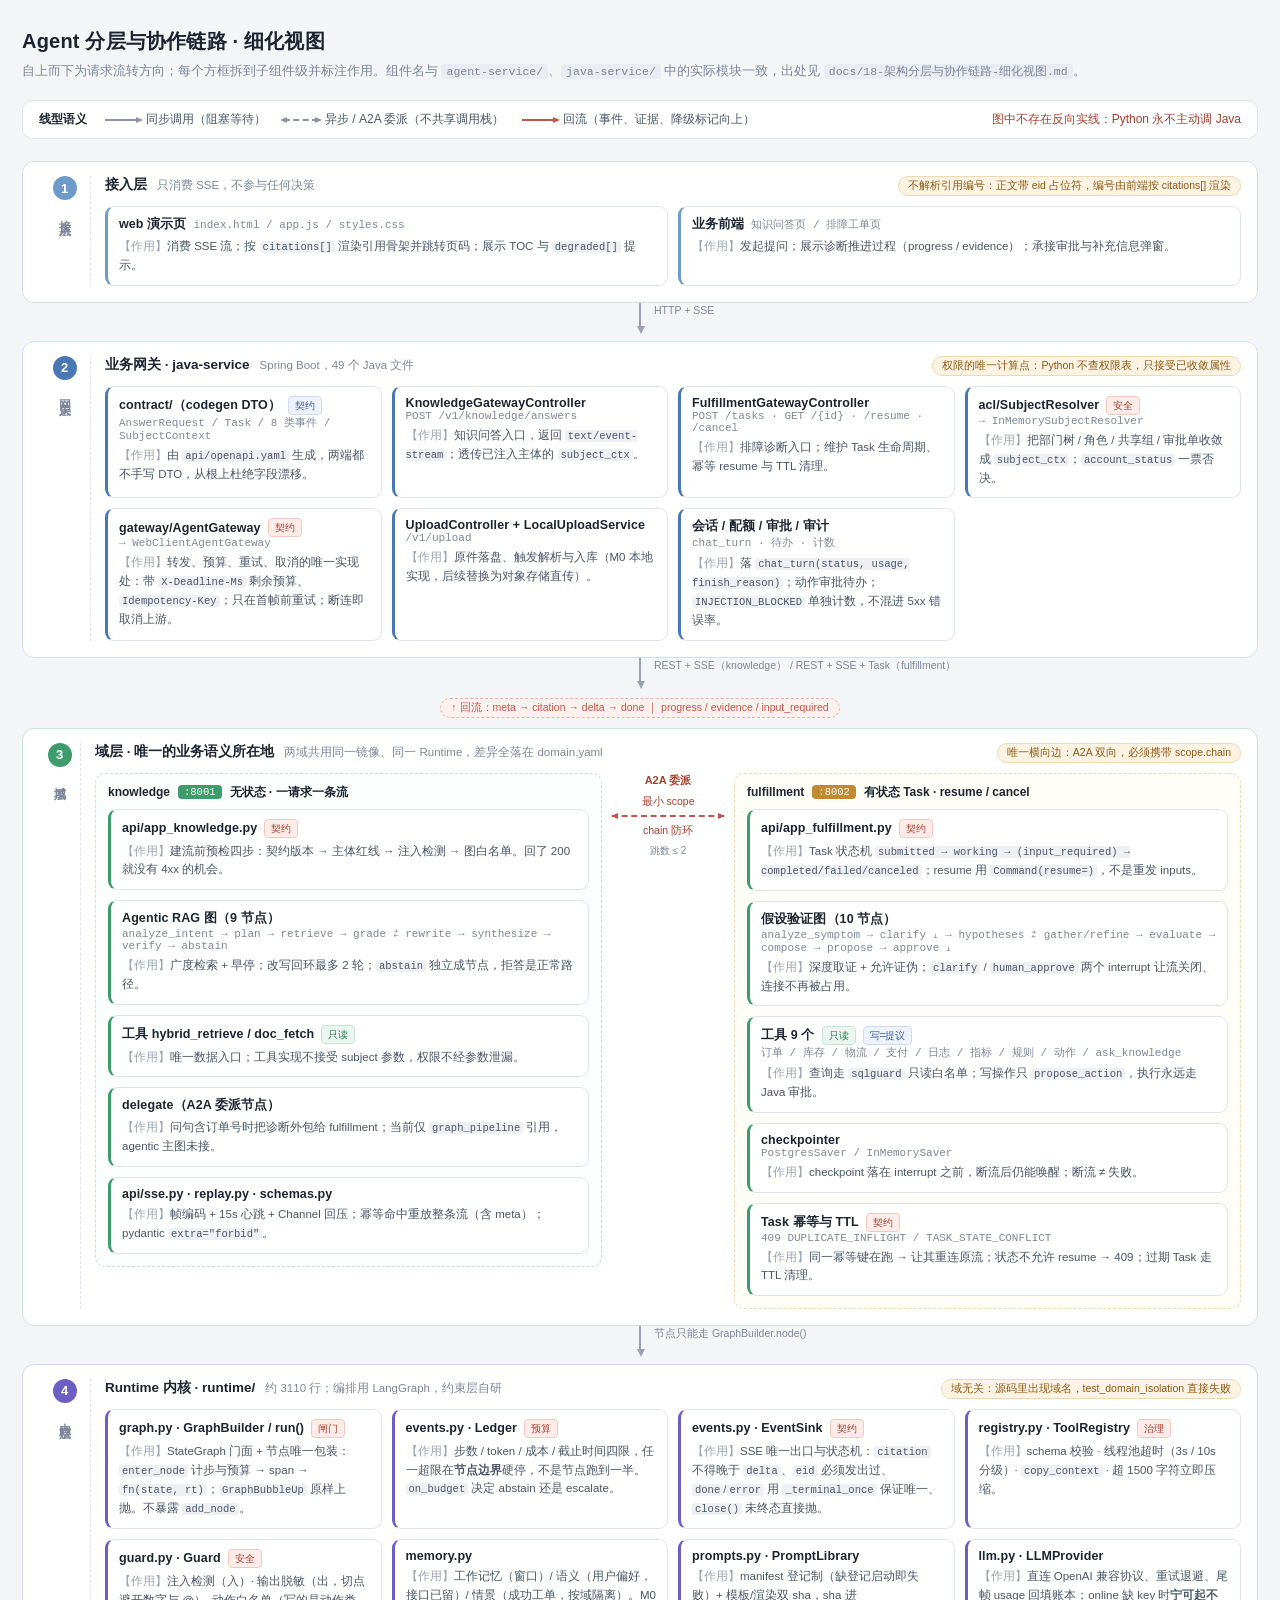
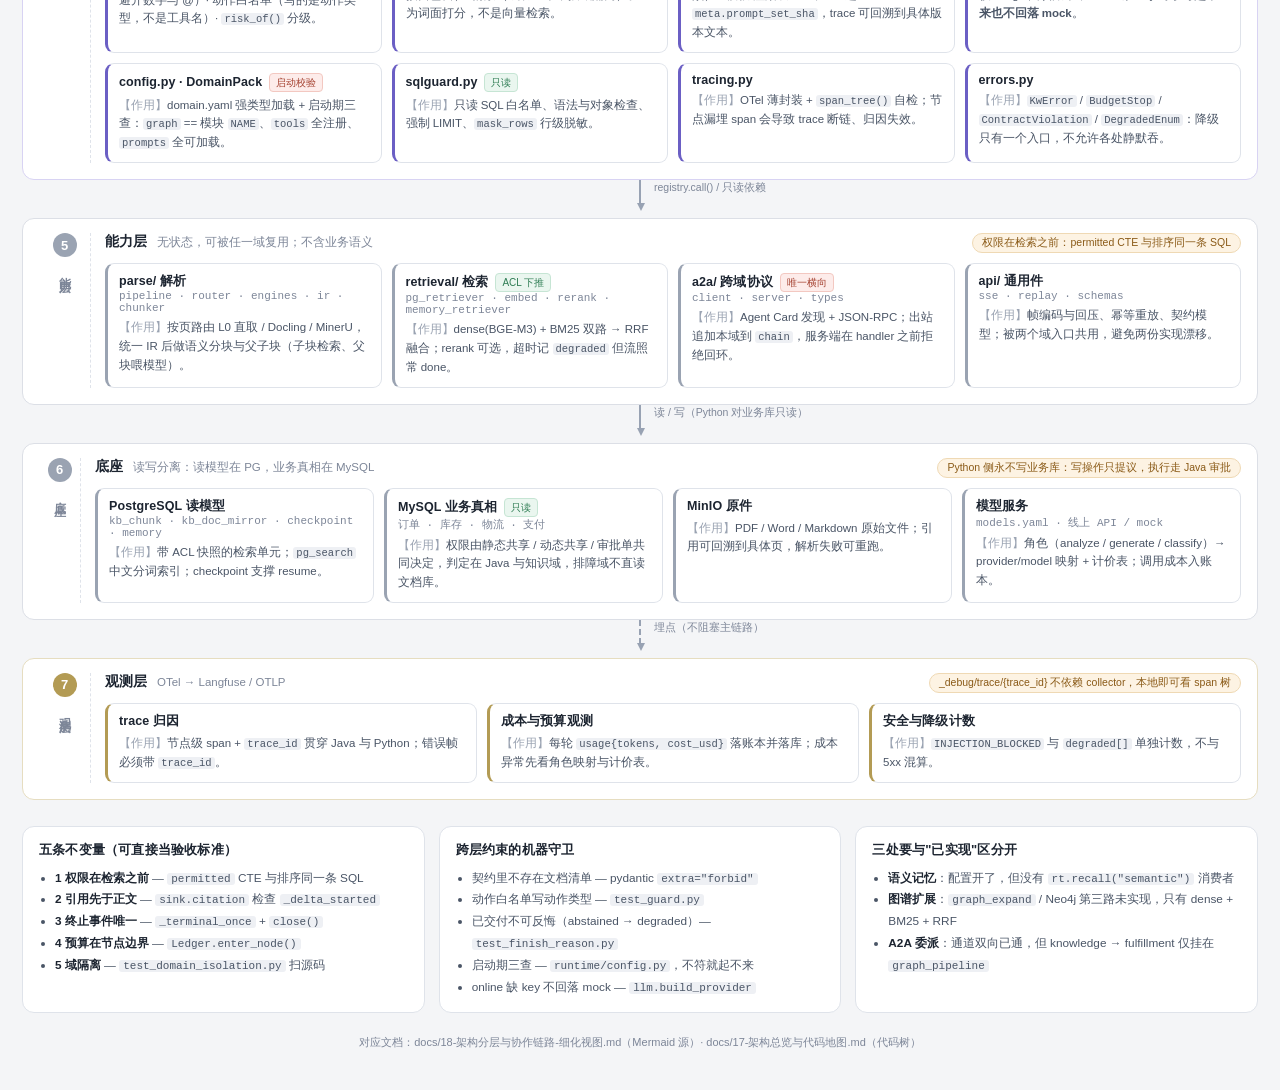
<file: docs/diagrams/18-agent-arch-detail.html>
<!doctype html>
<html lang="zh-CN">
<head>
<meta charset="utf-8">
<meta name="viewport" content="width=device-width, initial-scale=1">
<title>Agent 分层与协作链路（细化视图）</title>
<style>
  :root{
    --bg:#f4f5f7;
    --paper:#ffffff;
    --ink:#1c2430;
    --ink-2:#4a5566;
    --ink-3:#7d8698;
    --line:#dfe3ea;
    --acc:#eaf2fb; --acc-b:#6e9bc9;
    --gw:#e9f1fb;  --gw-b:#4a78b5;
    --kn:#e6f4ed;  --kn-b:#3e9b6b;
    --fu:#fbf1e0;  --fu-b:#c08a2e;
    --rt:#eeebfb;  --rt-b:#6b5fc4;
    --cp:#f2f3f5;  --cp-b:#9aa3b2;
    --ob:#f7f3e7;  --ob-b:#b39b54;
    --warn:#c0564a;
  }
  *{box-sizing:border-box}
  body{
    margin:0; padding:28px 22px 60px;
    background:var(--bg); color:var(--ink);
    font-family:-apple-system,BlinkMacSystemFont,"Segoe UI","Microsoft YaHei","PingFang SC",sans-serif;
    -webkit-font-smoothing:antialiased;
  }
  .wrap{max-width:1280px;margin:0 auto}

  header.top{margin-bottom:18px}
  header.top h1{font-size:20px;margin:0 0 6px;letter-spacing:.2px}
  header.top p{margin:0;font-size:12.5px;color:var(--ink-3);line-height:1.7}
  header.top code{background:#e9ecf1;padding:1px 5px;border-radius:3px;font-size:11.5px}

  /* 图例 */
  .legend{
    display:flex;flex-wrap:wrap;gap:18px;align-items:center;
    background:var(--paper);border:1px solid var(--line);border-radius:10px;
    padding:10px 16px;margin:14px 0 22px;font-size:12px;color:var(--ink-2);
  }
  .legend b{font-weight:600;color:var(--ink)}
  .lg{display:flex;align-items:center;gap:7px}
  .lg .s{width:34px;height:0;border-top:2px solid #8a93a6;position:relative}
  .lg .s::after{content:"";position:absolute;right:-4px;top:-4px;border-left:7px solid #8a93a6;border-top:3.5px solid transparent;border-bottom:3.5px solid transparent}
  .lg .d{width:34px;height:0;border-top:2px dashed #8a93a6;position:relative}
  .lg .d::before{content:"";position:absolute;left:-4px;top:-4px;border-right:7px solid #8a93a6;border-top:3.5px solid transparent;border-bottom:3.5px solid transparent}
  .lg .d::after{content:"";position:absolute;right:-4px;top:-4px;border-left:7px solid #8a93a6;border-top:3.5px solid transparent;border-bottom:3.5px solid transparent}
  .lg .r{width:34px;height:0;border-top:2px solid var(--warn);position:relative}
  .lg .r::after{content:"";position:absolute;right:-4px;top:-4px;border-left:7px solid var(--warn);border-top:3.5px solid transparent;border-bottom:3.5px solid transparent}

  /* 层 */
  .layer{
    display:flex;gap:14px;margin:0;
    background:var(--paper);border:1px solid var(--line);border-radius:12px;
    padding:14px 16px 16px;
  }
  .rail{
    flex:0 0 42px;display:flex;flex-direction:column;align-items:center;
    border-right:1px dashed var(--line);padding-right:0;
  }
  .rail .num{
    font-size:13px;font-weight:700;color:#fff;background:#8f9bb0;
    width:24px;height:24px;border-radius:50%;display:grid;place-items:center;
  }
  .rail .name{
    writing-mode:vertical-rl;text-orientation:upright;letter-spacing:3px;
    font-size:12px;color:var(--ink-3);margin-top:10px;font-weight:600;
  }
  .body{flex:1;min-width:0}

  .layer-head{display:flex;align-items:baseline;gap:10px;margin-bottom:10px}
  .layer-head .t{font-size:13.5px;font-weight:700}
  .layer-head .d{font-size:11.5px;color:var(--ink-3)}
  .layer-head .k{
    margin-left:auto;font-size:10.5px;color:#8a5a17;background:#fdf3e3;
    border:1px solid #efd9b4;border-radius:20px;padding:2px 9px;white-space:nowrap;
  }

  /* 卡片 */
  .cards{display:grid;gap:10px}
  .c2{grid-template-columns:repeat(auto-fit,minmax(300px,1fr))}
  .c3{grid-template-columns:repeat(auto-fit,minmax(252px,1fr))}
  .c4{grid-template-columns:repeat(auto-fit,minmax(200px,1fr))}

  .card{
    border:1px solid var(--line);border-radius:9px;padding:9px 11px 10px;
    background:#fff;border-left:3px solid #c9d2e0;
  }
  .card .h{display:flex;align-items:center;gap:7px;flex-wrap:wrap}
  .card .n{font-size:12.5px;font-weight:700;letter-spacing:.1px}
  .card .m{font-size:11px;color:var(--ink-3);font-family:ui-monospace,Menlo,Consolas,monospace}
  .card .u{font-size:11.5px;color:var(--ink-2);line-height:1.62;margin-top:4px}
  .card .u::before{content:"【作用】";color:#9aa3b2}
  .chip{
    font-size:10px;line-height:1.5;padding:1px 6px;border-radius:4px;
    background:#fdecea;color:#a4402f;border:1px solid #f3c8c1;white-space:nowrap;
  }
  .chip.g{background:#eaf6ef;color:#2f7d54;border-color:#c6e5d4}
  .chip.b{background:#eef2fb;color:#3f5f9e;border-color:#cfdaf2}

  /* 层配色 */
  .l-acc{border-color:#cfe0f2} .l-acc .rail .num{background:var(--acc-b)} .l-acc .card{border-left-color:var(--acc-b)}
  .l-gw {border-color:#cfe0f2} .l-gw  .rail .num{background:var(--gw-b)}  .l-gw  .card{border-left-color:var(--gw-b)}
  .l-kn {border-color:#cbe7d9} .l-kn  .rail .num{background:var(--kn-b)}  .l-kn  .card{border-left-color:var(--kn-b)}
  .l-fu {border-color:#eedcbb} .l-fu  .rail .num{background:var(--fu-b)}  .l-fu  .card{border-left-color:var(--fu-b)}
  .l-rt {border-color:#d8d3f3} .l-rt  .rail .num{background:var(--rt-b)}  .l-rt  .card{border-left-color:var(--rt-b)}
  .l-cp {border-color:#dcdfe6} .l-cp  .rail .num{background:var(--cp-b)}  .l-cp  .card{border-left-color:var(--cp-b)}
  .l-ob {border-color:#e6ddc0} .l-ob  .rail .num{background:var(--ob-b)}  .l-ob  .card{border-left-color:var(--ob-b)}

  .panel{
    border:1px dashed #cfd6e2;border-radius:10px;padding:10px 12px 12px;background:#fcfcfd;
  }
  .panel .pt{font-size:12px;font-weight:700;margin-bottom:8px;display:flex;align-items:center;gap:8px}
  .panel .pt .port{
    font-family:ui-monospace,Menlo,Consolas,monospace;font-size:10.5px;color:#fff;
    background:#8f9bb0;border-radius:4px;padding:1px 6px;font-weight:500;
  }
  .panel.kn{border-color:#bfe3d1;background:#fbfefc} .panel.kn .pt .port{background:var(--kn-b)}
  .panel.fu{border-color:#eed7b0;background:#fffdf8} .panel.fu .pt .port{background:var(--fu-b)}

  .two{display:grid;grid-template-columns:1fr 116px 1fr;gap:8px;align-items:start}
  .a2a{
    display:flex;flex-direction:column;align-items:center;justify-content:center;gap:6px;
    color:#a4402f;font-size:10.5px;text-align:center;line-height:1.4;padding:0 2px;
  }
  .a2a .bar{border-top:2px dashed var(--warn);width:100%;position:relative}
  .a2a .bar::before,.a2a .bar::after{
    content:"";position:absolute;top:-4px;border-top:3.5px solid transparent;border-bottom:3.5px solid transparent;
  }
  .a2a .bar::before{left:-1px;border-right:7px solid var(--warn)}
  .a2a .bar::after{right:-1px;border-left:7px solid var(--warn)}

  /* 连接线 */
  .conn{display:flex;flex-direction:column;align-items:center;margin:0;height:38px;position:relative}
  .conn .v{width:0;height:24px;border-left:2px solid #98a2b3;position:relative}
  .conn .v::after{
    content:"";position:absolute;left:-4.5px;bottom:-7px;
    border-top:8px solid #98a2b3;border-left:4.5px solid transparent;border-right:4.5px solid transparent;
  }
  .conn.dash .v{border-left-style:dashed}
  .conn .lab{
    font-size:10.5px;color:var(--ink-3);white-space:nowrap;
    position:absolute;left:calc(50% + 14px);top:1px;
  }
  .card code{background:#eef0f4;padding:0 3px;border-radius:3px;font-size:10.5px;font-family:ui-monospace,Menlo,Consolas,monospace}

  /* 回流标注 */
  .ret{
    display:flex;justify-content:center;margin:2px 0 0;
    font-size:10.5px;color:var(--warn);
  }
  .ret span{border:1px dashed #e3b6ad;background:#fdf1ef;border-radius:20px;padding:2px 10px}

  /* 约束区 */
  section.notes{margin-top:26px;display:grid;grid-template-columns:repeat(auto-fit,minmax(340px,1fr));gap:14px}
  .note{background:var(--paper);border:1px solid var(--line);border-radius:12px;padding:14px 16px}
  .note h3{margin:0 0 9px;font-size:13px;letter-spacing:.2px}
  .note ul{margin:0;padding-left:16px}
  .note li{font-size:11.8px;color:var(--ink-2);line-height:1.85}
  .note li b{color:var(--ink)}
  .note code{background:#eef0f4;padding:0 4px;border-radius:3px;font-size:11px}
  .foot{margin-top:22px;font-size:11px;color:var(--ink-3);text-align:center}

  @media print{
    body{background:#fff;padding:0}
    .layer,.note{break-inside:avoid}
  }
</style>
</head>
<body>
<div class="wrap">

  <header class="top">
    <h1>Agent 分层与协作链路 · 细化视图</h1>
    <p>
      自上而下为请求流转方向；每个方框拆到子组件级并标注作用。组件名与
      <code>agent-service/</code>、<code>java-service/</code> 中的实际模块一致，出处见 <code>docs/18-架构分层与协作链路-细化视图.md</code>。
    </p>
  </header>

  <div class="legend">
    <span><b>线型语义</b></span>
    <div class="lg"><i class="s"></i>同步调用（阻塞等待）</div>
    <div class="lg"><i class="d"></i>异步 / A2A 委派（不共享调用栈）</div>
    <div class="lg"><i class="r"></i>回流（事件、证据、降级标记向上）</div>
    <div class="lg" style="margin-left:auto;color:#a4402f">图中不存在反向实线：Python 永不主动调 Java</div>
  </div>

  <!-- ① 接入层 -->
  <div class="layer l-acc">
    <div class="rail"><div class="num">1</div><div class="name">接入层</div></div>
    <div class="body">
      <div class="layer-head">
        <span class="t">接入层</span>
        <span class="d">只消费 SSE，不参与任何决策</span>
        <span class="k">不解析引用编号：正文带 eid 占位符，编号由前端按 citations[] 渲染</span>
      </div>
      <div class="cards c2">
        <div class="card">
          <div class="h"><span class="n">web 演示页</span><span class="m">index.html / app.js / styles.css</span></div>
          <div class="u">消费 SSE 流；按 <code>citations[]</code> 渲染引用骨架并跳转页码；展示 TOC 与 <code>degraded[]</code> 提示。</div>
        </div>
        <div class="card">
          <div class="h"><span class="n">业务前端</span><span class="m">知识问答页 / 排障工单页</span></div>
          <div class="u">发起提问；展示诊断推进过程（progress / evidence）；承接审批与补充信息弹窗。</div>
        </div>
      </div>
    </div>
  </div>

  <div class="conn"><span class="lab">HTTP + SSE</span><div class="v"></div></div>

  <!-- ② 网关层 -->
  <div class="layer l-gw">
    <div class="rail"><div class="num">2</div><div class="name">网关层</div></div>
    <div class="body">
      <div class="layer-head">
        <span class="t">业务网关 · java-service</span>
        <span class="d">Spring Boot，49 个 Java 文件</span>
        <span class="k">权限的唯一计算点：Python 不查权限表，只接受已收敛属性</span>
      </div>
      <div class="cards c3">
        <div class="card">
          <div class="h"><span class="n">contract/（codegen DTO）</span><span class="chip b">契约</span></div>
          <div class="m">AnswerRequest / Task / 8 类事件 / SubjectContext</div>
          <div class="u">由 <code>api/openapi.yaml</code> 生成，两端都不手写 DTO，从根上杜绝字段漂移。</div>
        </div>
        <div class="card">
          <div class="h"><span class="n">KnowledgeGatewayController</span></div>
          <div class="m">POST /v1/knowledge/answers</div>
          <div class="u">知识问答入口，返回 <code>text/event-stream</code>；透传已注入主体的 <code>subject_ctx</code>。</div>
        </div>
        <div class="card">
          <div class="h"><span class="n">FulfillmentGatewayController</span></div>
          <div class="m">POST /tasks · GET /{id} · /resume · /cancel</div>
          <div class="u">排障诊断入口；维护 Task 生命周期、幂等 resume 与 TTL 清理。</div>
        </div>
        <div class="card">
          <div class="h"><span class="n">acl/SubjectResolver</span><span class="chip">安全</span></div>
          <div class="m">→ InMemorySubjectResolver</div>
          <div class="u">把部门树 / 角色 / 共享组 / 审批单收敛成 <code>subject_ctx</code>；<code>account_status</code> 一票否决。</div>
        </div>
        <div class="card">
          <div class="h"><span class="n">gateway/AgentGateway</span><span class="chip">契约</span></div>
          <div class="m">→ WebClientAgentGateway</div>
          <div class="u">转发、预算、重试、取消的唯一实现处：带 <code>X-Deadline-Ms</code> 剩余预算、<code>Idempotency-Key</code>；只在首帧前重试；断连即取消上游。</div>
        </div>
        <div class="card">
          <div class="h"><span class="n">UploadController + LocalUploadService</span></div>
          <div class="m">/v1/upload</div>
          <div class="u">原件落盘、触发解析与入库（M0 本地实现，后续替换为对象存储直传）。</div>
        </div>
        <div class="card">
          <div class="h"><span class="n">会话 / 配额 / 审批 / 审计</span></div>
          <div class="m">chat_turn · 待办 · 计数</div>
          <div class="u">落 <code>chat_turn(status, usage, finish_reason)</code>；动作审批待办；<code>INJECTION_BLOCKED</code> 单独计数，不混进 5xx 错误率。</div>
        </div>
      </div>
    </div>
  </div>

  <div class="conn"><span class="lab">REST + SSE（knowledge） / REST + SSE + Task（fulfillment）</span><div class="v"></div></div>
  <div class="ret"><span>↑ 回流：meta → citation → delta → done ｜ progress / evidence / input_required</span></div>

  <!-- ③ 域层 -->
  <div class="layer l-kn" style="margin-top:10px">
    <div class="rail"><div class="num">3</div><div class="name">域层</div></div>
    <div class="body">
      <div class="layer-head">
        <span class="t">域层 · 唯一的业务语义所在地</span>
        <span class="d">两域共用同一镜像、同一 Runtime，差异全落在 domain.yaml</span>
        <span class="k">唯一横向边：A2A 双向，必须携带 scope.chain</span>
      </div>

      <div class="two">
        <!-- knowledge -->
        <div class="panel kn">
          <div class="pt">knowledge <span class="port">:8001</span> 无状态 · 一请求一条流</div>
          <div class="cards" style="grid-template-columns:1fr">
            <div class="card">
              <div class="h"><span class="n">api/app_knowledge.py</span><span class="chip">契约</span></div>
              <div class="u">建流前预检四步：契约版本 → 主体红线 → 注入检测 → 图白名单。回了 200 就没有 4xx 的机会。</div>
            </div>
            <div class="card">
              <div class="h"><span class="n">Agentic RAG 图（9 节点）</span></div>
              <div class="m">analyze_intent → plan → retrieve → grade ⇄ rewrite → synthesize → verify → abstain</div>
              <div class="u">广度检索 + 早停；改写回环最多 2 轮；<code>abstain</code> 独立成节点，拒答是正常路径。</div>
            </div>
            <div class="card">
              <div class="h"><span class="n">工具 hybrid_retrieve / doc_fetch</span><span class="chip g">只读</span></div>
              <div class="u">唯一数据入口；工具实现不接受 subject 参数，权限不经参数泄漏。</div>
            </div>
            <div class="card">
              <div class="h"><span class="n">delegate（A2A 委派节点）</span></div>
              <div class="u">问句含订单号时把诊断外包给 fulfillment；当前仅 <code>graph_pipeline</code> 引用，agentic 主图未接。</div>
            </div>
            <div class="card">
              <div class="h"><span class="n">api/sse.py · replay.py · schemas.py</span></div>
              <div class="u">帧编码 + 15s 心跳 + Channel 回压；幂等命中重放整条流（含 meta）；pydantic <code>extra="forbid"</code>。</div>
            </div>
          </div>
        </div>

        <!-- A2A -->
        <div class="a2a">
          <div style="font-weight:700;font-size:11px">A2A 委派</div>
          <div>最小 scope</div>
          <div class="bar"></div>
          <div>chain 防环</div>
          <div style="font-size:10px;color:#7d8698">跳数 ≤ 2</div>
        </div>

        <!-- fulfillment -->
        <div class="panel fu">
          <div class="pt">fulfillment <span class="port">:8002</span> 有状态 Task · resume / cancel</div>
          <div class="cards" style="grid-template-columns:1fr">
            <div class="card">
              <div class="h"><span class="n">api/app_fulfillment.py</span><span class="chip">契约</span></div>
              <div class="u">Task 状态机 <code>submitted → working → (input_required) → completed/failed/canceled</code>；resume 用 <code>Command(resume=)</code>，不是重发 inputs。</div>
            </div>
            <div class="card">
              <div class="h"><span class="n">假设验证图（10 节点）</span></div>
              <div class="m">analyze_symptom → clarify ⟂ → hypotheses ⇄ gather/refine → evaluate → compose → propose → approve ⟂</div>
              <div class="u">深度取证 + 允许证伪；<code>clarify</code> / <code>human_approve</code> 两个 interrupt 让流关闭、连接不再被占用。</div>
            </div>
            <div class="card">
              <div class="h"><span class="n">工具 9 个</span><span class="chip g">只读</span><span class="chip b">写=提议</span></div>
              <div class="m">订单 / 库存 / 物流 / 支付 / 日志 / 指标 / 规则 / 动作 / ask_knowledge</div>
              <div class="u">查询走 <code>sqlguard</code> 只读白名单；写操作只 <code>propose_action</code>，执行永远走 Java 审批。</div>
            </div>
            <div class="card">
              <div class="h"><span class="n">checkpointer</span></div>
              <div class="m">PostgresSaver / InMemorySaver</div>
              <div class="u">checkpoint 落在 interrupt 之前，断流后仍能唤醒；断流 ≠ 失败。</div>
            </div>
            <div class="card">
              <div class="h"><span class="n">Task 幂等与 TTL</span><span class="chip">契约</span></div>
              <div class="m">409 DUPLICATE_INFLIGHT / TASK_STATE_CONFLICT</div>
              <div class="u">同一幂等键在跑 → 让其重连原流；状态不允许 resume → 409；过期 Task 走 TTL 清理。</div>
            </div>
          </div>
        </div>
      </div>
    </div>
  </div>

  <div class="conn"><span class="lab">节点只能走 GraphBuilder.node()</span><div class="v"></div></div>

  <!-- ④ Runtime -->
  <div class="layer l-rt">
    <div class="rail"><div class="num">4</div><div class="name">内核层</div></div>
    <div class="body">
      <div class="layer-head">
        <span class="t">Runtime 内核 · runtime/</span>
        <span class="d">约 3110 行；编排用 LangGraph，约束层自研</span>
        <span class="k">域无关：源码里出现域名，test_domain_isolation 直接失败</span>
      </div>
      <div class="cards c3">
        <div class="card">
          <div class="h"><span class="n">graph.py · GraphBuilder / run()</span><span class="chip">闸门</span></div>
          <div class="u">StateGraph 门面 + 节点唯一包装：<code>enter_node</code> 计步与预算 → span → <code>fn(state, rt)</code>；<code>GraphBubbleUp</code> 原样上抛。不暴露 <code>add_node</code>。</div>
        </div>
        <div class="card">
          <div class="h"><span class="n">events.py · Ledger</span><span class="chip">预算</span></div>
          <div class="u">步数 / token / 成本 / 截止时间四限，任一超限在<b>节点边界</b>硬停，不是节点跑到一半。<code>on_budget</code> 决定 abstain 还是 escalate。</div>
        </div>
        <div class="card">
          <div class="h"><span class="n">events.py · EventSink</span><span class="chip">契约</span></div>
          <div class="u">SSE 唯一出口与状态机：<code>citation</code> 不得晚于 <code>delta</code>、<code>eid</code> 必须发出过、<code>done</code>/<code>error</code> 用 <code>_terminal_once</code> 保证唯一、<code>close()</code> 未终态直接抛。</div>
        </div>
        <div class="card">
          <div class="h"><span class="n">registry.py · ToolRegistry</span><span class="chip">治理</span></div>
          <div class="u">schema 校验 · 线程池超时（3s / 10s 分级）· <code>copy_context</code> · 超 1500 字符立即压缩。</div>
        </div>
        <div class="card">
          <div class="h"><span class="n">guard.py · Guard</span><span class="chip">安全</span></div>
          <div class="u">注入检测（入）· 输出脱敏（出，切点避开数字与 @）· 动作白名单（写的是动作类型，不是工具名）· <code>risk_of()</code> 分级。</div>
        </div>
        <div class="card">
          <div class="h"><span class="n">memory.py</span></div>
          <div class="u">工作记忆（窗口）/ 语义（用户偏好，接口已留）/ 情景（成功工单，按域隔离）。M0 为词面打分，不是向量检索。</div>
        </div>
        <div class="card">
          <div class="h"><span class="n">prompts.py · PromptLibrary</span></div>
          <div class="u">manifest 登记制（缺登记启动即失败）+ 模板/渲染双 sha，sha 进 <code>meta.prompt_set_sha</code>，trace 可回溯到具体版本文本。</div>
        </div>
        <div class="card">
          <div class="h"><span class="n">llm.py · LLMProvider</span></div>
          <div class="u">直连 OpenAI 兼容协议、重试退避、尾帧 usage 回填账本；online 缺 key 时<b>宁可起不来也不回落 mock</b>。</div>
        </div>
        <div class="card">
          <div class="h"><span class="n">config.py · DomainPack</span><span class="chip">启动校验</span></div>
          <div class="u">domain.yaml 强类型加载 + 启动期三查：<code>graph</code> == 模块 <code>NAME</code>、<code>tools</code> 全注册、<code>prompts</code> 全可加载。</div>
        </div>
        <div class="card">
          <div class="h"><span class="n">sqlguard.py</span><span class="chip g">只读</span></div>
          <div class="u">只读 SQL 白名单、语法与对象检查、强制 LIMIT、<code>mask_rows</code> 行级脱敏。</div>
        </div>
        <div class="card">
          <div class="h"><span class="n">tracing.py</span></div>
          <div class="u">OTel 薄封装 + <code>span_tree()</code> 自检；节点漏埋 span 会导致 trace 断链、归因失效。</div>
        </div>
        <div class="card">
          <div class="h"><span class="n">errors.py</span></div>
          <div class="u"><code>KwError</code> / <code>BudgetStop</code> / <code>ContractViolation</code> / <code>DegradedEnum</code>：降级只有一个入口，不允许各处静默吞。</div>
        </div>
      </div>
    </div>
  </div>

  <div class="conn"><span class="lab">registry.call() / 只读依赖</span><div class="v"></div></div>

  <!-- ⑤ 能力层 -->
  <div class="layer l-cp">
    <div class="rail"><div class="num">5</div><div class="name">能力层</div></div>
    <div class="body">
      <div class="layer-head">
        <span class="t">能力层</span>
        <span class="d">无状态，可被任一域复用；不含业务语义</span>
        <span class="k">权限在检索之前：permitted CTE 与排序同一条 SQL</span>
      </div>
      <div class="cards c4">
        <div class="card">
          <div class="h"><span class="n">parse/ 解析</span></div>
          <div class="m">pipeline · router · engines · ir · chunker</div>
          <div class="u">按页路由 L0 直取 / Docling / MinerU，统一 IR 后做语义分块与父子块（子块检索、父块喂模型）。</div>
        </div>
        <div class="card">
          <div class="h"><span class="n">retrieval/ 检索</span><span class="chip g">ACL 下推</span></div>
          <div class="m">pg_retriever · embed · rerank · memory_retriever</div>
          <div class="u">dense(BGE-M3) + BM25 双路 → RRF 融合；rerank 可选，超时记 <code>degraded</code> 但流照常 done。</div>
        </div>
        <div class="card">
          <div class="h"><span class="n">a2a/ 跨域协议</span><span class="chip">唯一横向</span></div>
          <div class="m">client · server · types</div>
          <div class="u">Agent Card 发现 + JSON-RPC；出站追加本域到 <code>chain</code>，服务端在 handler 之前拒绝回环。</div>
        </div>
        <div class="card">
          <div class="h"><span class="n">api/ 通用件</span></div>
          <div class="m">sse · replay · schemas</div>
          <div class="u">帧编码与回压、幂等重放、契约模型；被两个域入口共用，避免两份实现漂移。</div>
        </div>
      </div>
    </div>
  </div>

  <div class="conn"><span class="lab">读 / 写（Python 对业务库只读）</span><div class="v"></div></div>

  <!-- ⑥ 底座 -->
  <div class="layer l-cp">
    <div class="rail"><div class="num">6</div><div class="name">底座</div></div>
    <div class="body">
      <div class="layer-head">
        <span class="t">底座</span>
        <span class="d">读写分离：读模型在 PG，业务真相在 MySQL</span>
        <span class="k">Python 侧永不写业务库：写操作只提议，执行走 Java 审批</span>
      </div>
      <div class="cards c4">
        <div class="card">
          <div class="h"><span class="n">PostgreSQL 读模型</span></div>
          <div class="m">kb_chunk · kb_doc_mirror · checkpoint · memory</div>
          <div class="u">带 ACL 快照的检索单元；<code>pg_search</code> 中文分词索引；checkpoint 支撑 resume。</div>
        </div>
        <div class="card">
          <div class="h"><span class="n">MySQL 业务真相</span><span class="chip g">只读</span></div>
          <div class="m">订单 · 库存 · 物流 · 支付</div>
          <div class="u">权限由静态共享 / 动态共享 / 审批单共同决定，判定在 Java 与知识域，排障域不直读文档库。</div>
        </div>
        <div class="card">
          <div class="h"><span class="n">MinIO 原件</span></div>
          <div class="u">PDF / Word / Markdown 原始文件；引用可回溯到具体页，解析失败可重跑。</div>
        </div>
        <div class="card">
          <div class="h"><span class="n">模型服务</span></div>
          <div class="m">models.yaml · 线上 API / mock</div>
          <div class="u">角色（analyze / generate / classify）→ provider/model 映射 + 计价表；调用成本入账本。</div>
        </div>
      </div>
    </div>
  </div>

  <div class="conn dash"><span class="lab">埋点（不阻塞主链路）</span><div class="v"></div></div>

  <!-- ⑦ 观测 -->
  <div class="layer l-ob">
    <div class="rail"><div class="num">7</div><div class="name">观测层</div></div>
    <div class="body">
      <div class="layer-head">
        <span class="t">观测层</span>
        <span class="d">OTel → Langfuse / OTLP</span>
        <span class="k">_debug/trace/{trace_id} 不依赖 collector，本地即可看 span 树</span>
      </div>
      <div class="cards c3">
        <div class="card">
          <div class="h"><span class="n">trace 归因</span></div>
          <div class="u">节点级 span + <code>trace_id</code> 贯穿 Java 与 Python；错误帧必须带 <code>trace_id</code>。</div>
        </div>
        <div class="card">
          <div class="h"><span class="n">成本与预算观测</span></div>
          <div class="u">每轮 <code>usage{tokens, cost_usd}</code> 落账本并落库；成本异常先看角色映射与计价表。</div>
        </div>
        <div class="card">
          <div class="h"><span class="n">安全与降级计数</span></div>
          <div class="u"><code>INJECTION_BLOCKED</code> 与 <code>degraded[]</code> 单独计数，不与 5xx 混算。</div>
        </div>
      </div>
    </div>
  </div>

  <section class="notes">
    <div class="note">
      <h3>五条不变量（可直接当验收标准）</h3>
      <ul>
        <li><b>1 权限在检索之前</b> — <code>permitted</code> CTE 与排序同一条 SQL</li>
        <li><b>2 引用先于正文</b> — <code>sink.citation</code> 检查 <code>_delta_started</code></li>
        <li><b>3 终止事件唯一</b> — <code>_terminal_once</code> + <code>close()</code></li>
        <li><b>4 预算在节点边界</b> — <code>Ledger.enter_node()</code></li>
        <li><b>5 域隔离</b> — <code>test_domain_isolation.py</code> 扫源码</li>
      </ul>
    </div>
    <div class="note">
      <h3>跨层约束的机器守卫</h3>
      <ul>
        <li>契约里不存在文档清单 — pydantic <code>extra="forbid"</code></li>
        <li>动作白名单写动作类型 — <code>test_guard.py</code></li>
        <li>已交付不可反悔（abstained → degraded）— <code>test_finish_reason.py</code></li>
        <li>启动期三查 — <code>runtime/config.py</code>，不符就起不来</li>
        <li>online 缺 key 不回落 mock — <code>llm.build_provider</code></li>
      </ul>
    </div>
    <div class="note">
      <h3>三处要与"已实现"区分开</h3>
      <ul>
        <li><b>语义记忆</b>：配置开了，但没有 <code>rt.recall("semantic")</code> 消费者</li>
        <li><b>图谱扩展</b>：<code>graph_expand</code> / Neo4j 第三路未实现，只有 dense + BM25 + RRF</li>
        <li><b>A2A 委派</b>：通道双向已通，但 knowledge → fulfillment 仅挂在 <code>graph_pipeline</code></li>
      </ul>
    </div>
  </section>

  <div class="foot">对应文档：docs/18-架构分层与协作链路-细化视图.md（Mermaid 源）· docs/17-架构总览与代码地图.md（代码树）</div>
</div>
</body>
</html>
</file>
